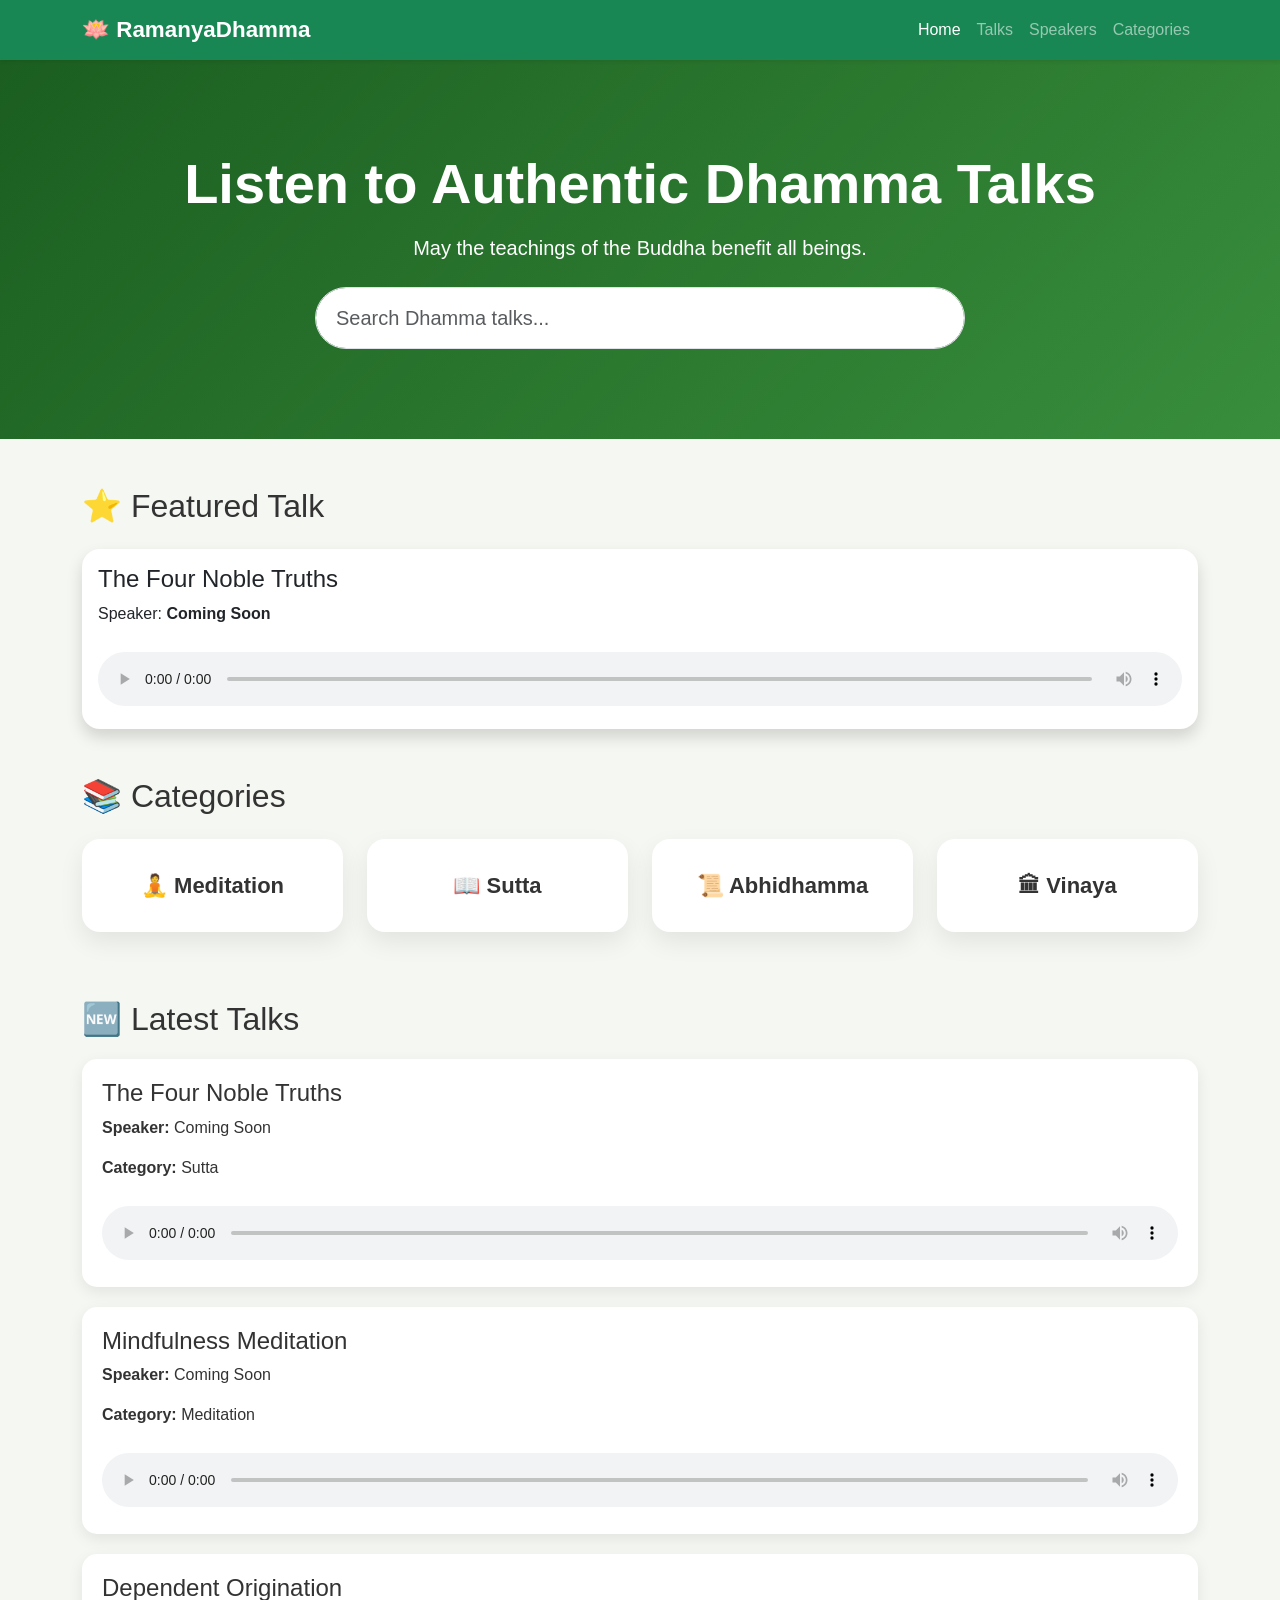
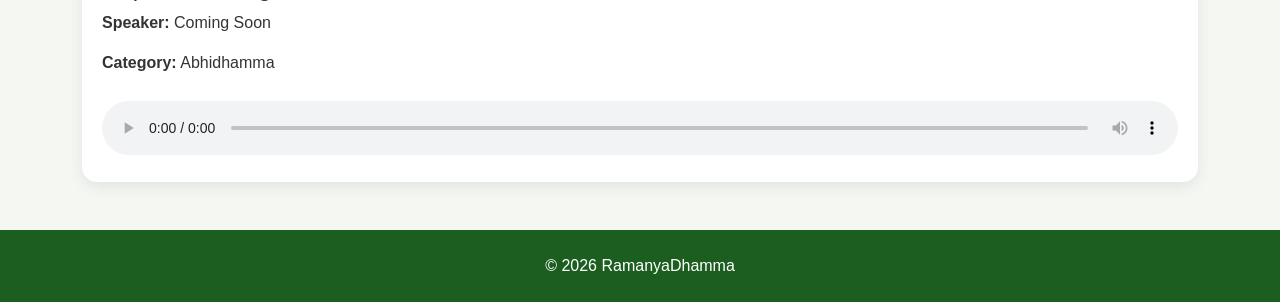
<file: index.html>
<!DOCTYPE html>
<html lang="en">
<head>
    <meta charset="UTF-8">
    <meta name="viewport" content="width=device-width, initial-scale=1.0">
    <title>RamanyaDhamma</title>

    <!-- Bootstrap -->
    <link href="https://cdn.jsdelivr.net/npm/bootstrap@5.3.7/dist/css/bootstrap.min.css" rel="stylesheet">

    <!-- Bootstrap Icons -->
    <link href="https://cdn.jsdelivr.net/npm/bootstrap-icons@1.11.3/font/bootstrap-icons.css" rel="stylesheet">

    <!-- Your CSS -->
    <link rel="stylesheet" href="style.css">
</head>

<body>

<!-- Navbar -->
<nav class="navbar navbar-expand-lg navbar-dark bg-success shadow-sm">
    <div class="container">
        <a class="navbar-brand fw-bold" href="#">
            🪷 RamanyaDhamma
        </a>

        <button class="navbar-toggler" data-bs-toggle="collapse" data-bs-target="#menu">
            <span class="navbar-toggler-icon"></span>
        </button>

        <div class="collapse navbar-collapse" id="menu">
            <ul class="navbar-nav ms-auto">
                <li class="nav-item"><a class="nav-link active" href="#">Home</a></li>
                <li class="nav-item"><a class="nav-link" href="#">Talks</a></li>
                <li class="nav-item"><a class="nav-link" href="#">Speakers</a></li>
                <li class="nav-item"><a class="nav-link" href="#">Categories</a></li>
            </ul>
        </div>
    </div>
</nav>

<!-- Hero -->
<section class="hero text-center">

<div class="container">

<h1 class="display-4 fw-bold">

Listen to Authentic Dhamma Talks

</h1>

<p class="lead mt-3">

May the teachings of the Buddha benefit all beings.

</p>

<div class="search-box mt-4">

<input
id="search"
class="form-control form-control-lg"
placeholder="Search Dhamma talks...">

</div>

</div>

</section>

<!-- Featured -->

<section class="container my-5">

<h2 class="mb-4">

⭐ Featured Talk

</h2>

<div class="card shadow">

<div class="card-body">

<h4 id="featuredTitle">

The Four Noble Truths

</h4>

<p>

Speaker:
<strong>

Coming Soon

</strong>

</p>

<audio controls class="w-100">

<source src="">

</audio>

</div>

</div>

</section>

<!-- Categories -->

<section class="container my-5">

<h2 class="mb-4">

📚 Categories

</h2>

<div class="row">

<div class="col-md-3">

<div class="category-card">

🧘 Meditation

</div>

</div>

<div class="col-md-3">

<div class="category-card">

📖 Sutta

</div>

</div>

<div class="col-md-3">

<div class="category-card">

📜 Abhidhamma

</div>

</div>

<div class="col-md-3">

<div class="category-card">

🏛 Vinaya

</div>

</div>

</div>

</section>

<!-- Latest -->

<section class="container my-5">

<h2>

🆕 Latest Talks

</h2>

<div id="talkList">

</div>

</section>

<footer class="text-center py-4">

© 2026 RamanyaDhamma

</footer>

<script src="https://cdn.jsdelivr.net/npm/bootstrap@5.3.7/dist/js/bootstrap.bundle.min.js"></script>

<script src="app.js"></script>

</body>
</html>
</file>
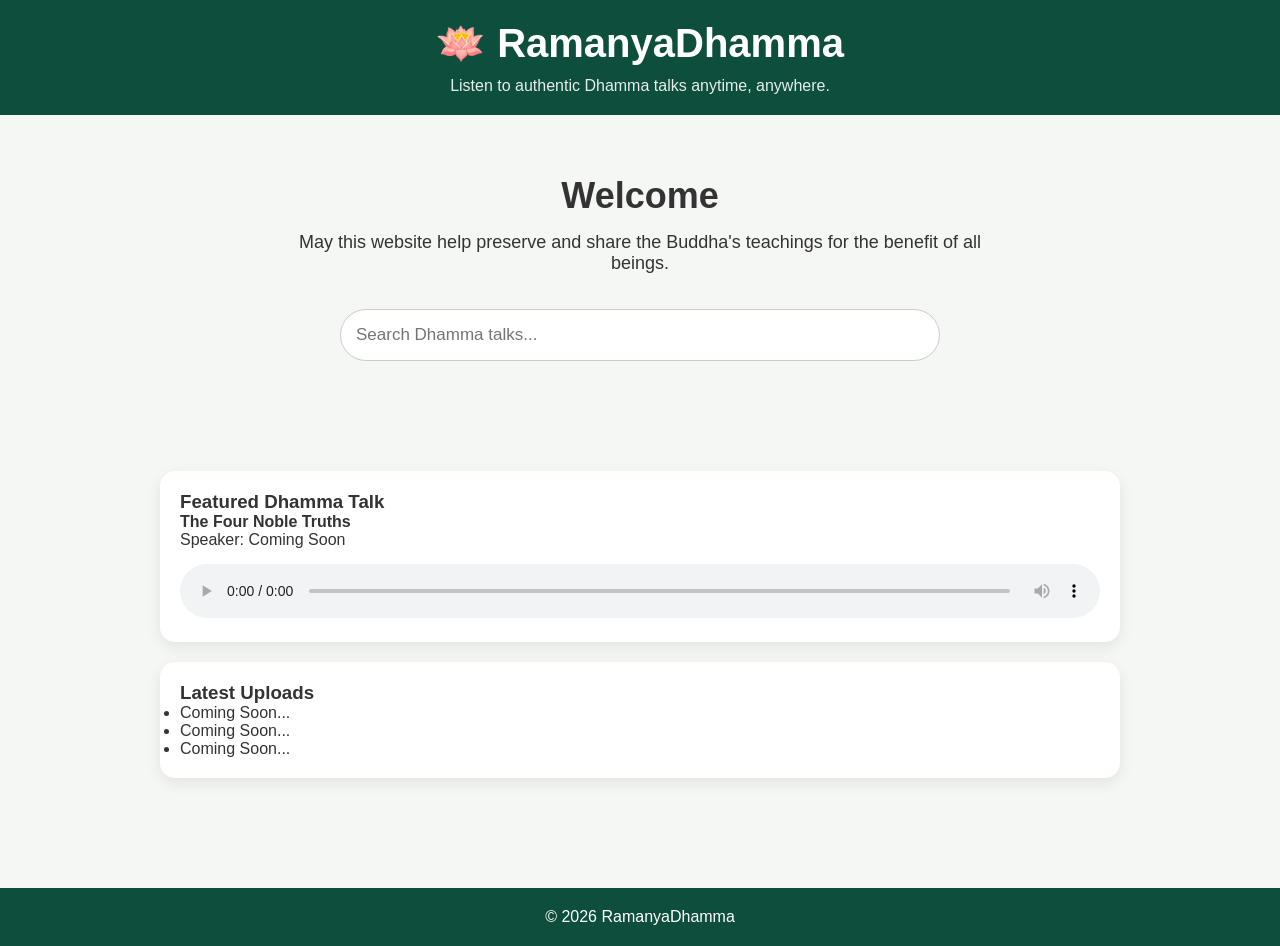
<file: Create index.html>
<!DOCTYPE html>
<html lang="en">
<head>
<meta charset="UTF-8">
<meta name="viewport" content="width=device-width, initial-scale=1.0">
<title>RamanyaDhamma</title>

<style>
*{
margin:0;
padding:0;
box-sizing:border-box;
font-family:Arial,Helvetica,sans-serif;
}

body{
background:#f5f7f4;
color:#333;
}

header{
background:#0d4f3c;
color:white;
padding:20px;
text-align:center;
}

header h1{
font-size:40px;
}

header p{
margin-top:10px;
opacity:.9;
}

.hero{
padding:60px 20px;
text-align:center;
}

.hero h2{
font-size:36px;
margin-bottom:15px;
}

.hero p{
font-size:18px;
max-width:700px;
margin:auto;
}

.search{
margin-top:35px;
}

.search input{
width:90%;
max-width:600px;
padding:15px;
border-radius:30px;
border:1px solid #ccc;
font-size:17px;
}

.section{
padding:50px 20px;
max-width:1000px;
margin:auto;
}

.card{
background:white;
padding:20px;
margin-bottom:20px;
border-radius:15px;
box-shadow:0 5px 15px rgba(0,0,0,.08);
}

audio{
width:100%;
margin-top:15px;
}

footer{
background:#0d4f3c;
color:white;
text-align:center;
padding:20px;
margin-top:40px;
}
</style>

</head>
<body>

<header>
<h1>🪷 RamanyaDhamma</h1>
<p>Listen to authentic Dhamma talks anytime, anywhere.</p>
</header>

<section class="hero">
<h2>Welcome</h2>
<p>
May this website help preserve and share the Buddha's teachings
for the benefit of all beings.
</p>

<div class="search">
<input type="text" placeholder="Search Dhamma talks...">
</div>

</section>

<section class="section">

<div class="card">
<h3>Featured Dhamma Talk</h3>

<p><strong>The Four Noble Truths</strong></p>

<p>Speaker: Coming Soon</p>

<audio controls>
<source src="">
</audio>

</div>

<div class="card">
<h3>Latest Uploads</h3>

<ul>
<li>Coming Soon...</li>
<li>Coming Soon...</li>
<li>Coming Soon...</li>
</ul>

</div>

</section>

<footer>

© 2026 RamanyaDhamma

</footer>

</body>
</html>
</file>
<file: style.css>
*{
    margin:0;
    padding:0;
    box-sizing:border-box;
}

body{
    font-family:Arial, Helvetica, sans-serif;
    background:#f5f7f2;
    color:#333;
}

.hero{
    background:linear-gradient(135deg,#1b5e20,#388e3c);
    color:white;
    padding:90px 20px;
}

.hero h1{
    font-weight:bold;
}

.search-box{
    max-width:650px;
    margin:auto;
}

.search-box input{
    border-radius:50px;
    padding:15px 20px;
}

.card{
    border:none;
    border-radius:18px;
}

.category-card{
    background:white;
    border-radius:18px;
    padding:30px;
    text-align:center;
    font-size:22px;
    font-weight:bold;
    margin-bottom:20px;
    cursor:pointer;
    transition:.3s;
    box-shadow:0 10px 25px rgba(0,0,0,.08);
}

.category-card:hover{
    transform:translateY(-8px);
    background:#2e7d32;
    color:white;
}

footer{
    background:#1b5e20;
    color:white;
}

.talk-card{
    background:white;
    border-radius:15px;
    padding:20px;
    margin-top:20px;
    box-shadow:0 5px 15px rgba(0,0,0,.08);
}

audio{
    margin-top:10px;
}

.navbar-brand{
    font-size:1.4rem;
}

@media(max-width:768px){

.hero{
    padding:60px 20px;
}

.hero h1{
    font-size:2rem;
}

.category-card{
    font-size:18px;
}

}
</file>
